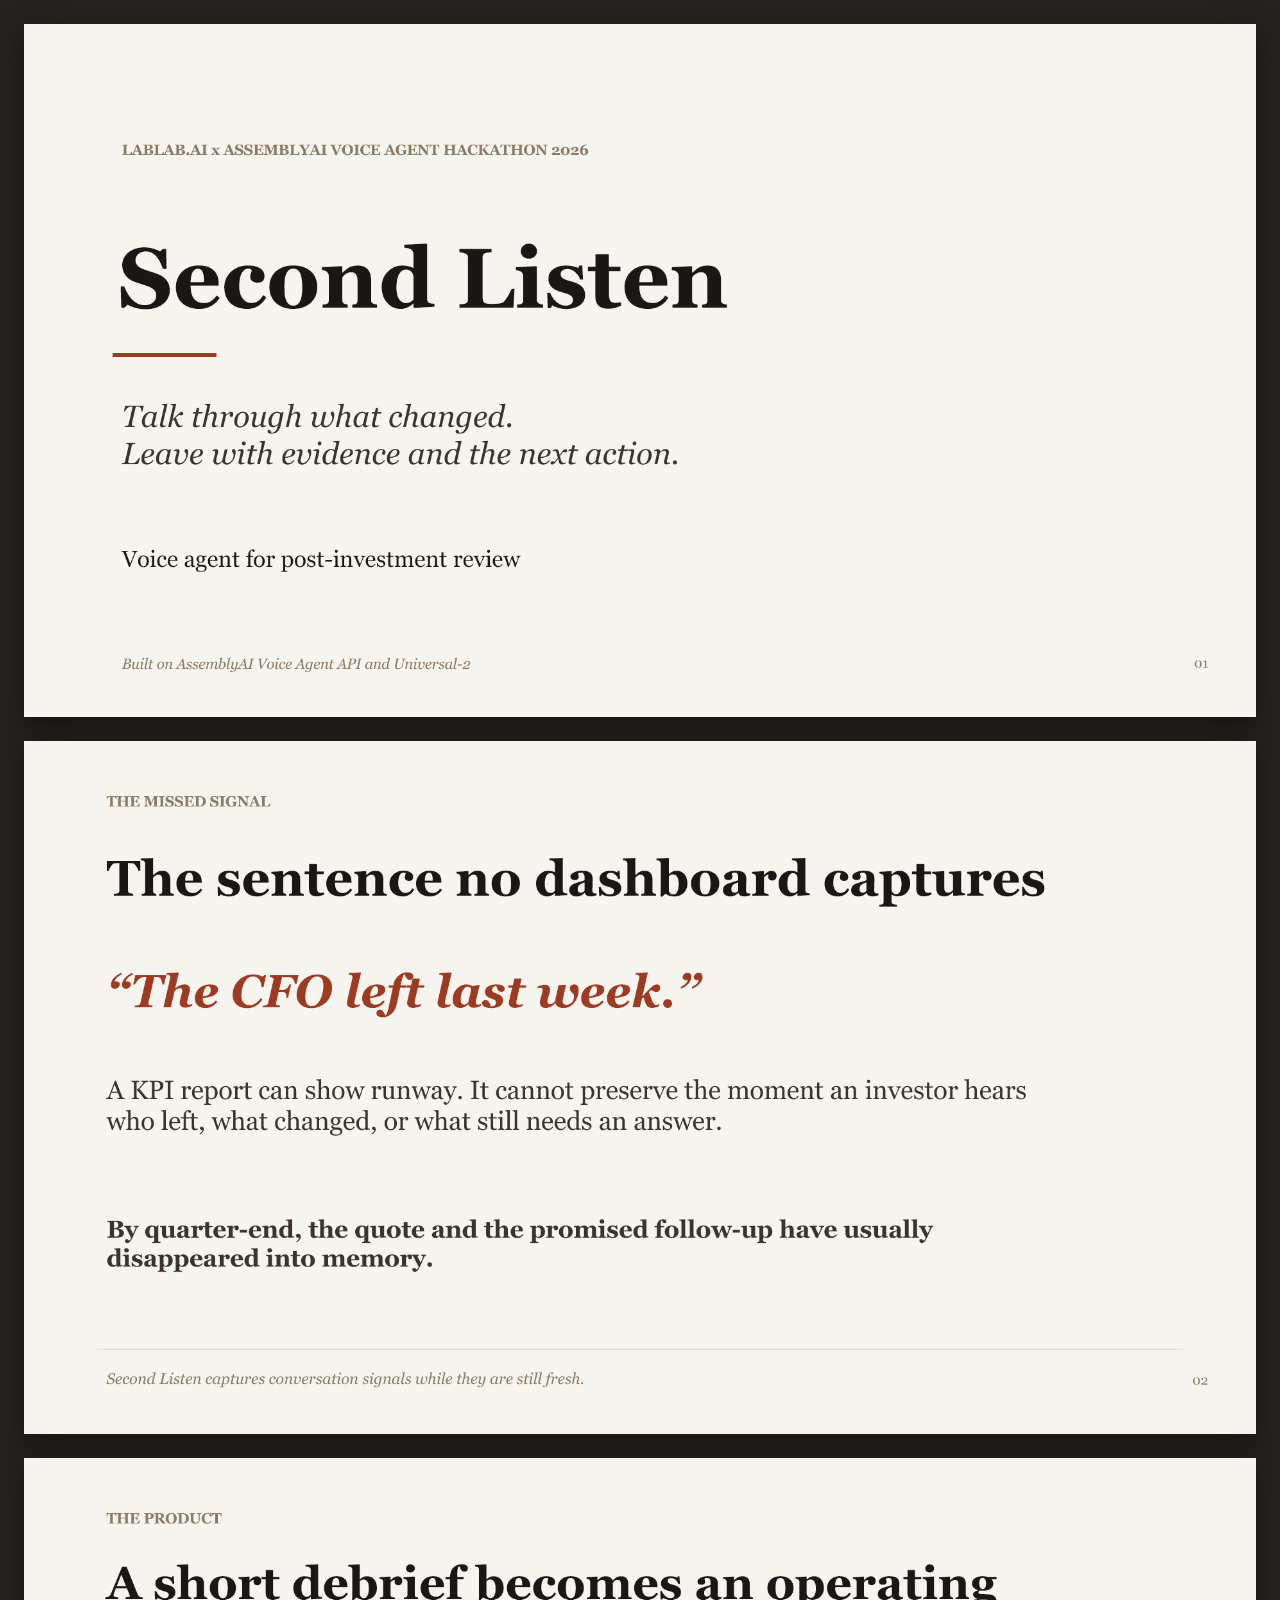
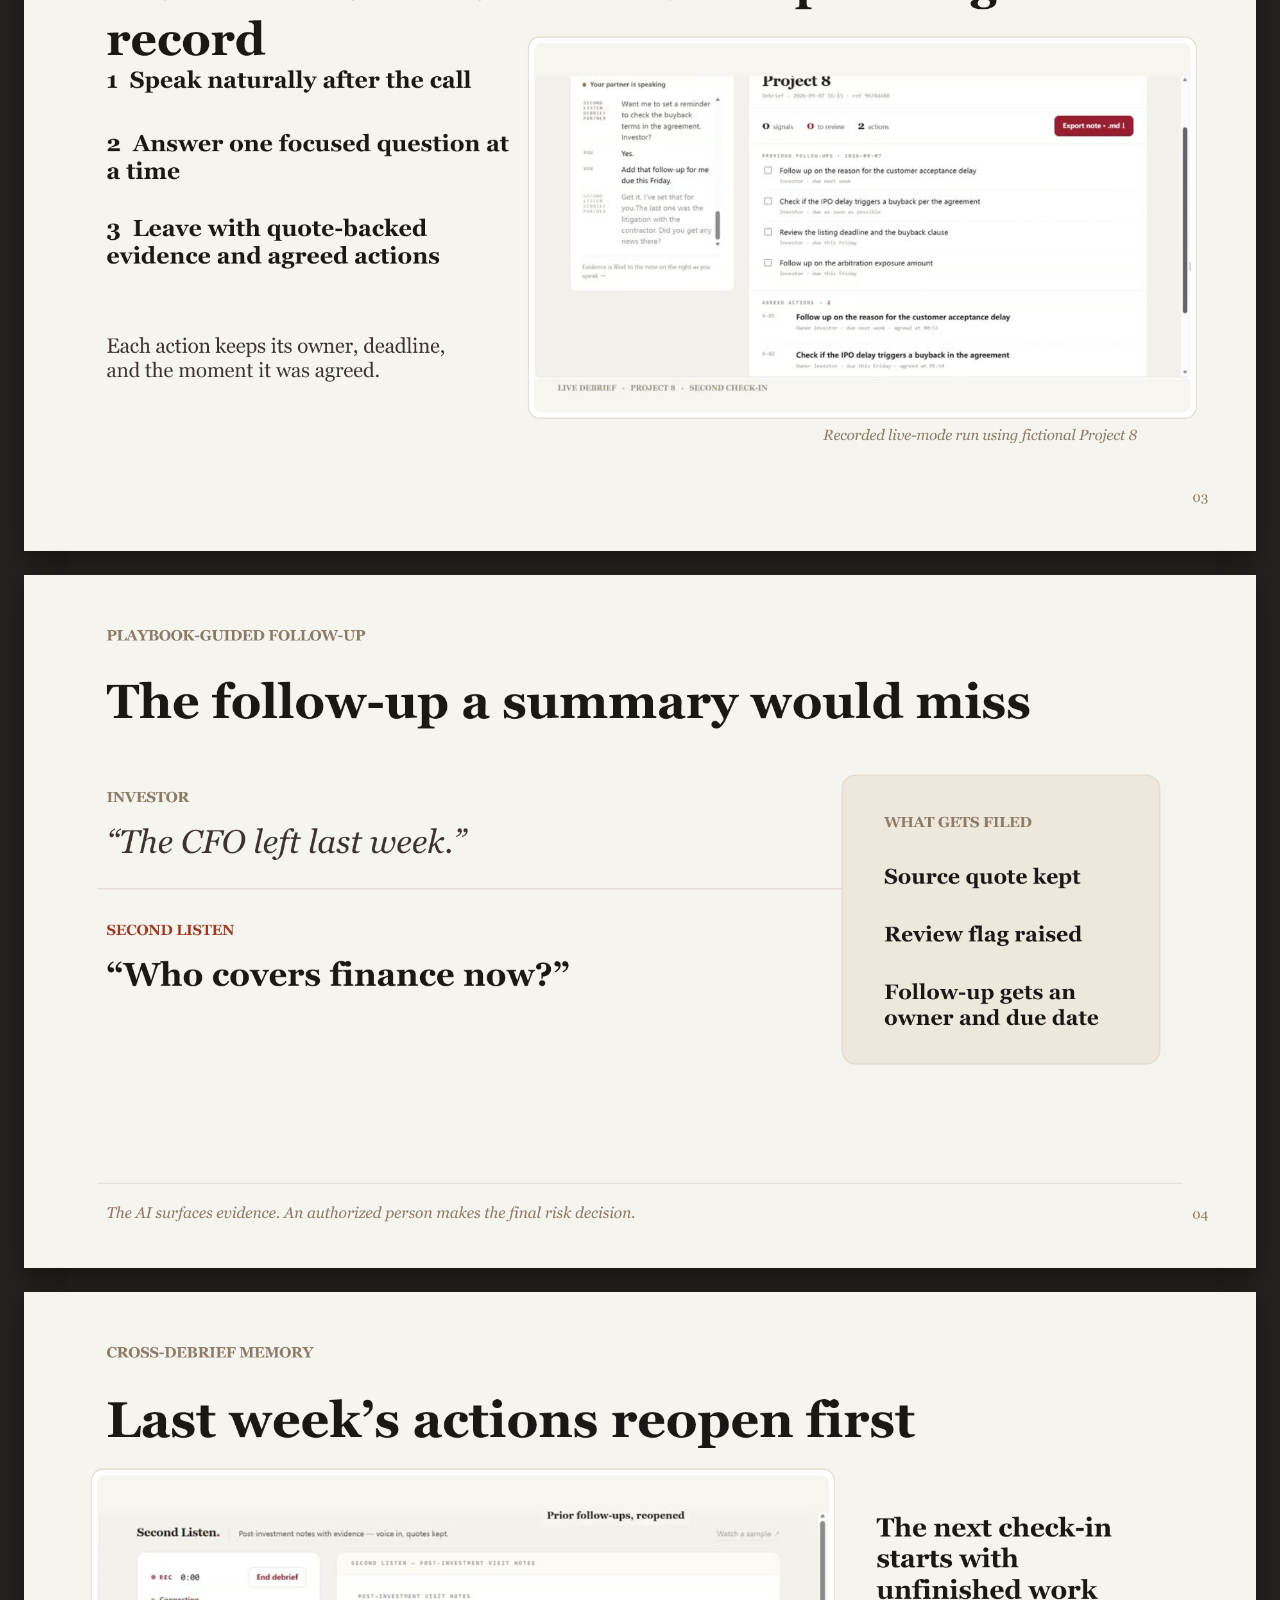
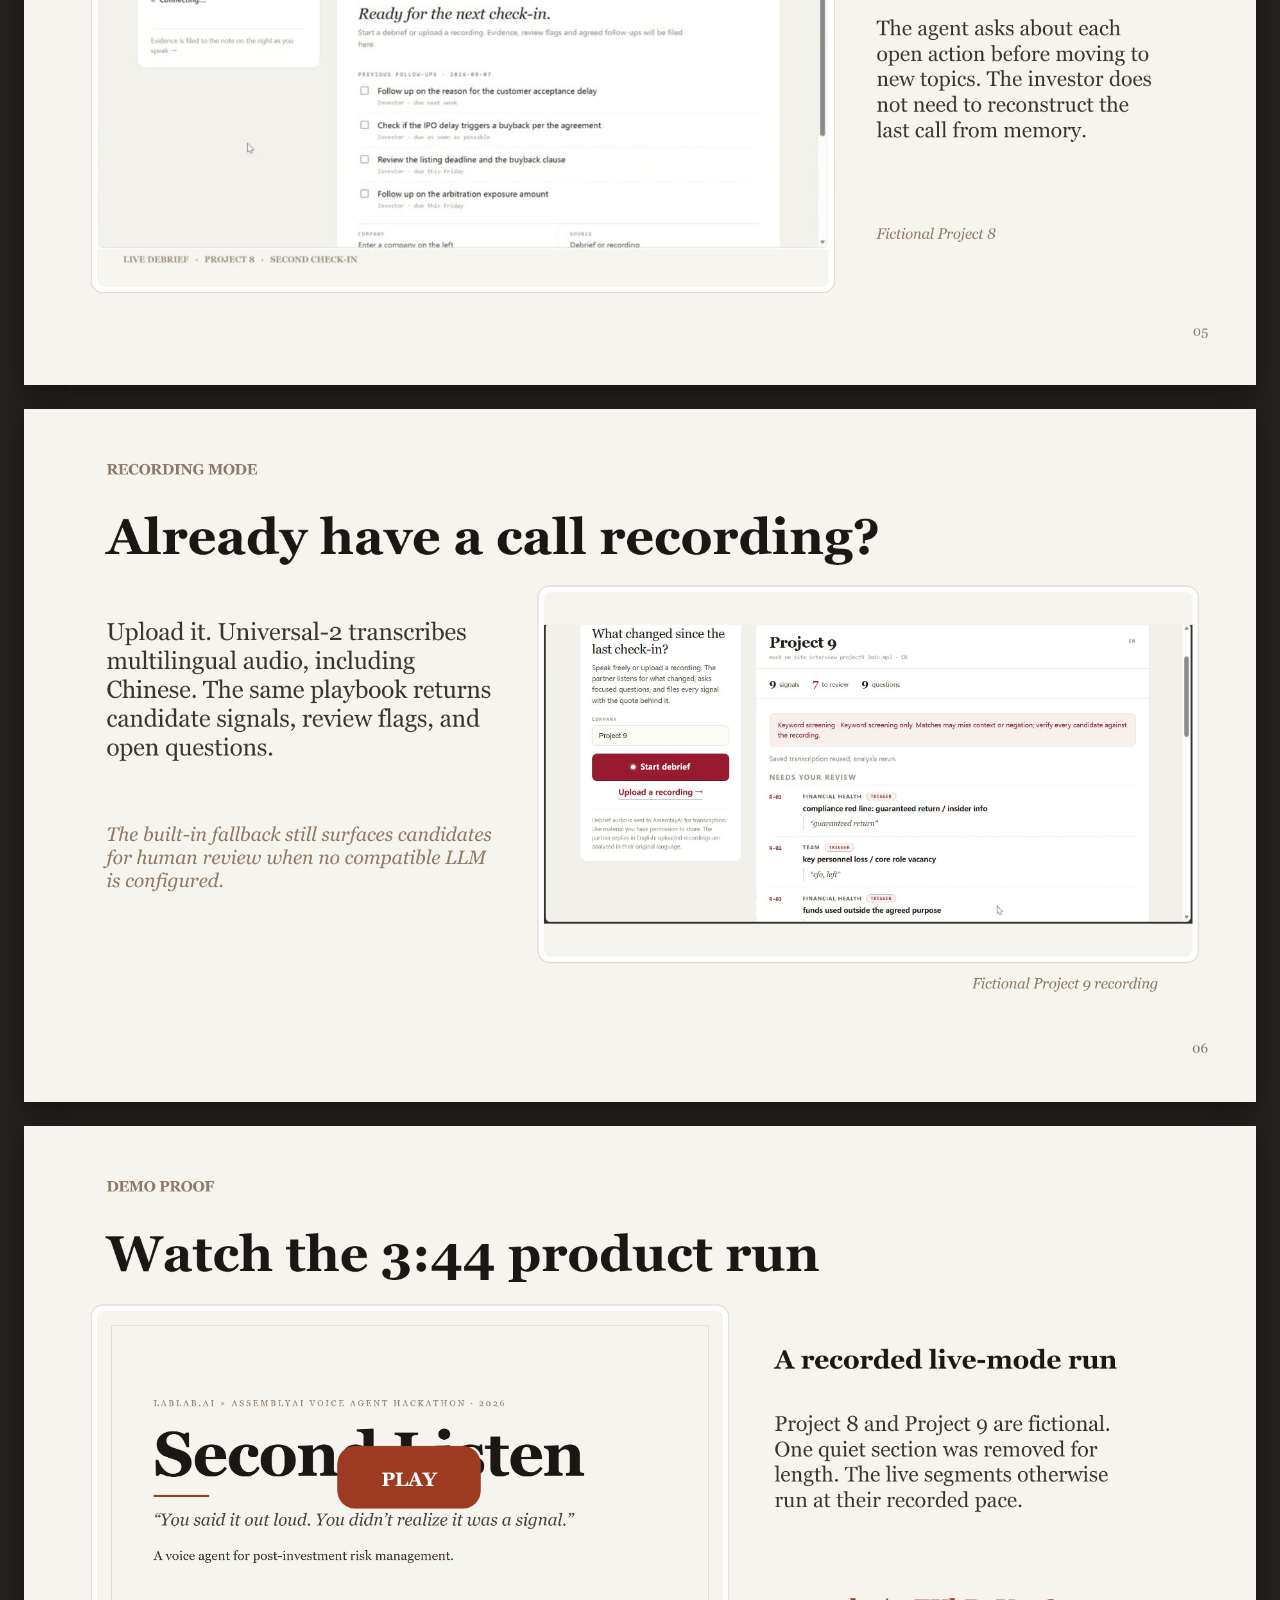
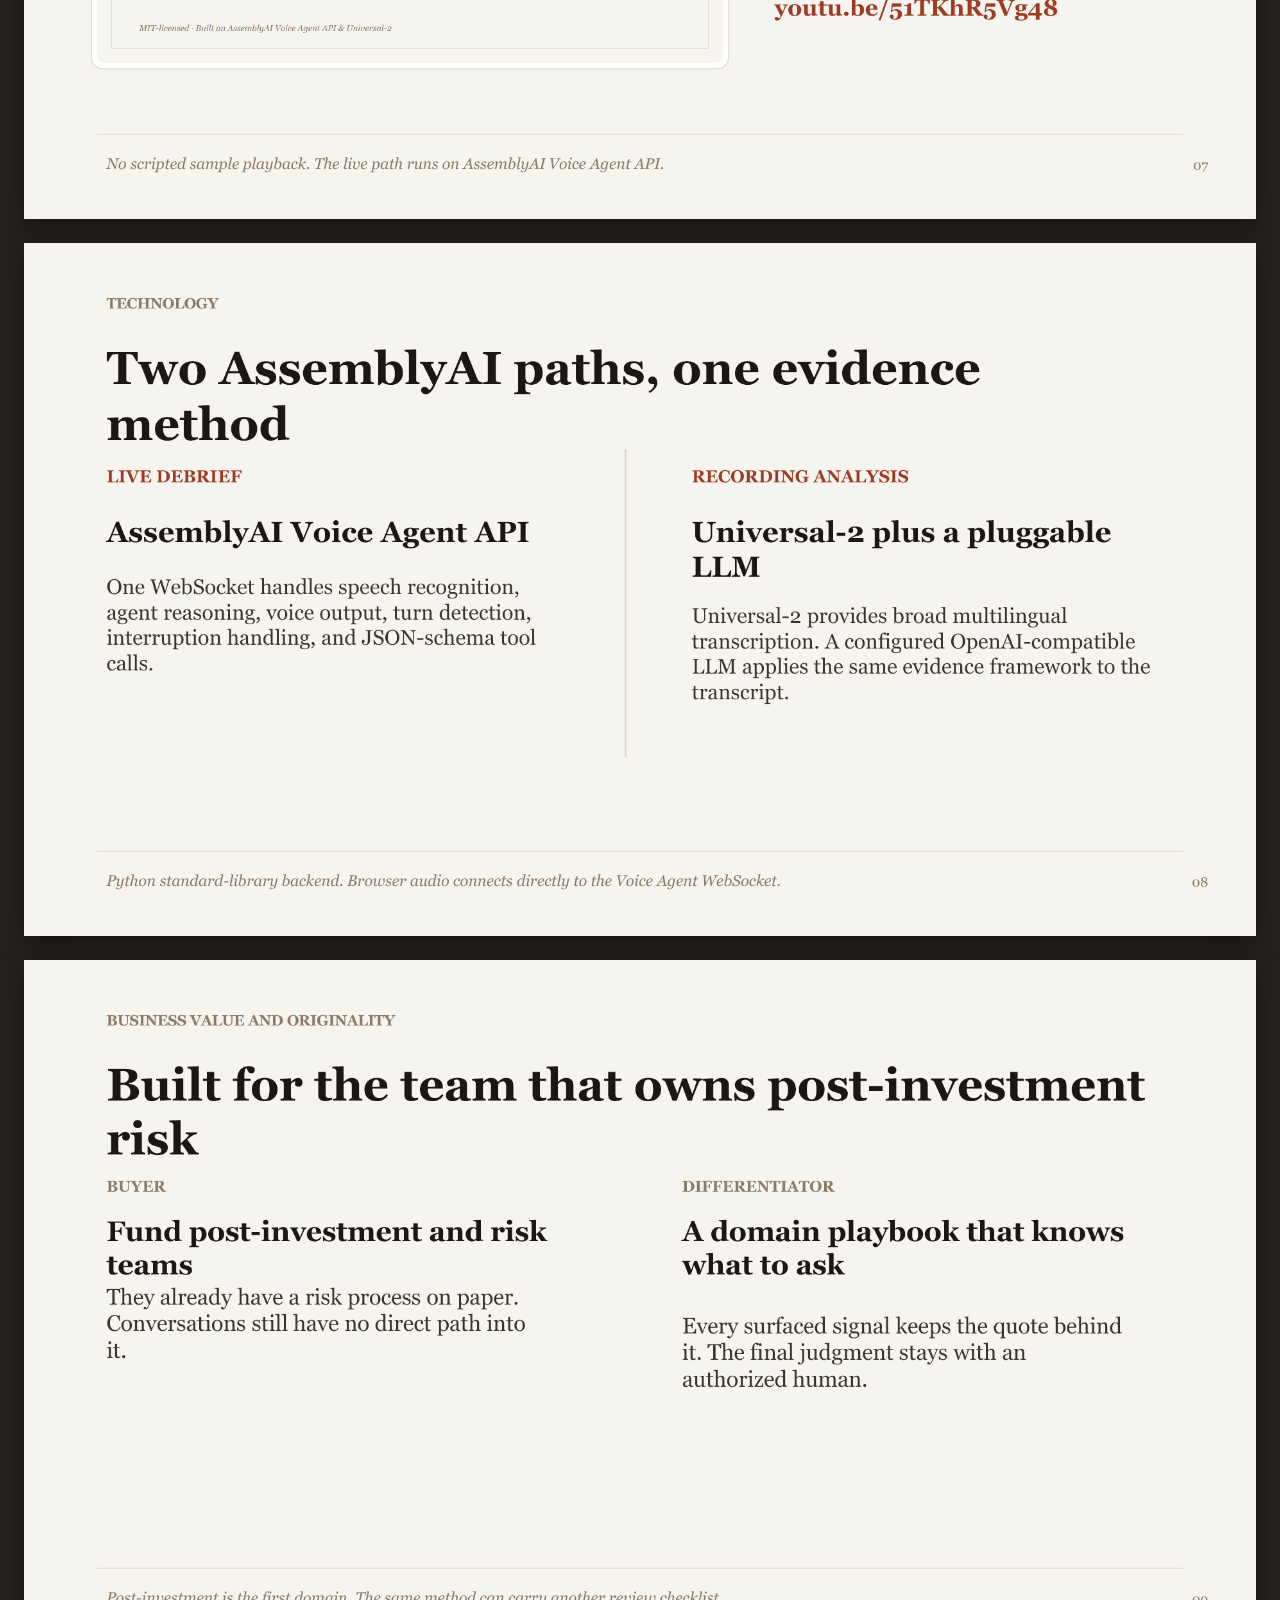
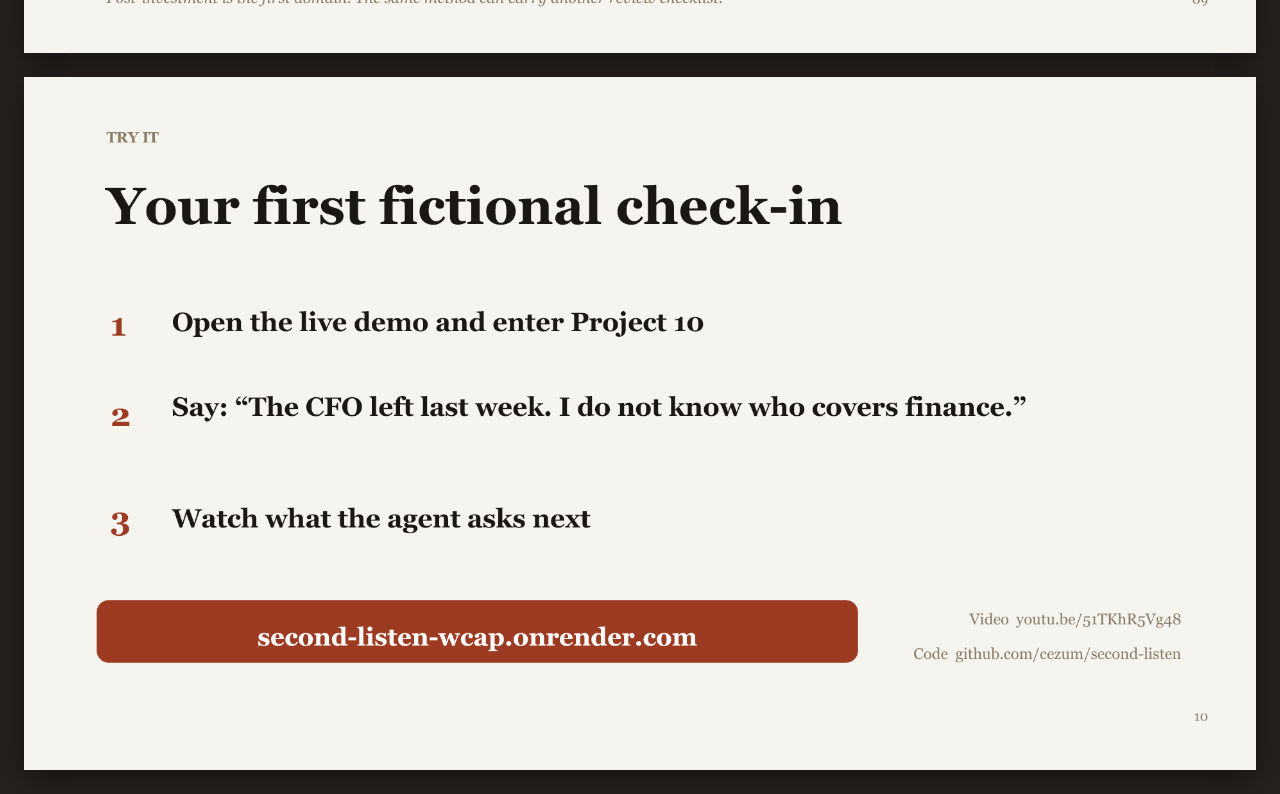
<file: slides/slides-source.html>
<!doctype html>
<html lang="en">
<head>
  <meta charset="utf-8">
  <meta name="viewport" content="width=device-width, initial-scale=1">
  <title>Second Listen - trial-first slide deck</title>
  <style>
    @page { size: 16in 9in; margin: 0; }
    * { box-sizing: border-box; }
    html, body { margin: 0; background: #26221f; }
    main { display: grid; justify-content: center; gap: 24px; padding: 24px; }
    .slide { position: relative; width: min(1280px, calc(100vw - 48px)); aspect-ratio: 16 / 9; break-after: page; page-break-after: always; }
    .slide img { display: block; width: 100%; height: 100%; object-fit: contain; background: #f6f4ef; box-shadow: 0 8px 28px #0007; }
    .hotspot { position: absolute; inset: 0; }
    @media print {
      html, body, main { background: transparent; padding: 0; gap: 0; }
      .slide { width: 100vw; height: 100vh; }
      .slide img { box-shadow: none; }
    }
  </style>
</head>
<body>
<main aria-label="Second Listen slide deck">
  <div class="slide"><img src="assets/deck-01.png" alt="Second Listen cover"></div>
  <div class="slide"><img src="assets/deck-02.png" alt="The sentence no dashboard captures"></div>
  <div class="slide"><img src="assets/deck-03.png" alt="A short debrief becomes an operating record"></div>
  <div class="slide"><img src="assets/deck-04.png" alt="The follow-up a summary would miss"></div>
  <div class="slide"><img src="assets/deck-05.png" alt="Last week's actions reopen first"></div>
  <div class="slide"><img src="assets/deck-06.png" alt="Recording analysis path"></div>
  <div class="slide"><img src="assets/deck-07.png" alt="Demo video"><a class="hotspot" href="https://youtu.be/51TKhR5Vg48" aria-label="Watch the demo video"></a></div>
  <div class="slide"><img src="assets/deck-08.png" alt="AssemblyAI technology paths"></div>
  <div class="slide"><img src="assets/deck-09.png" alt="Business value and originality"></div>
  <div class="slide"><img src="assets/deck-10.png" alt="Try Second Listen"><a class="hotspot" href="https://second-listen-wcap.onrender.com/" aria-label="Open the live demo"></a></div>
</main>
</body>
</html>
</file>
